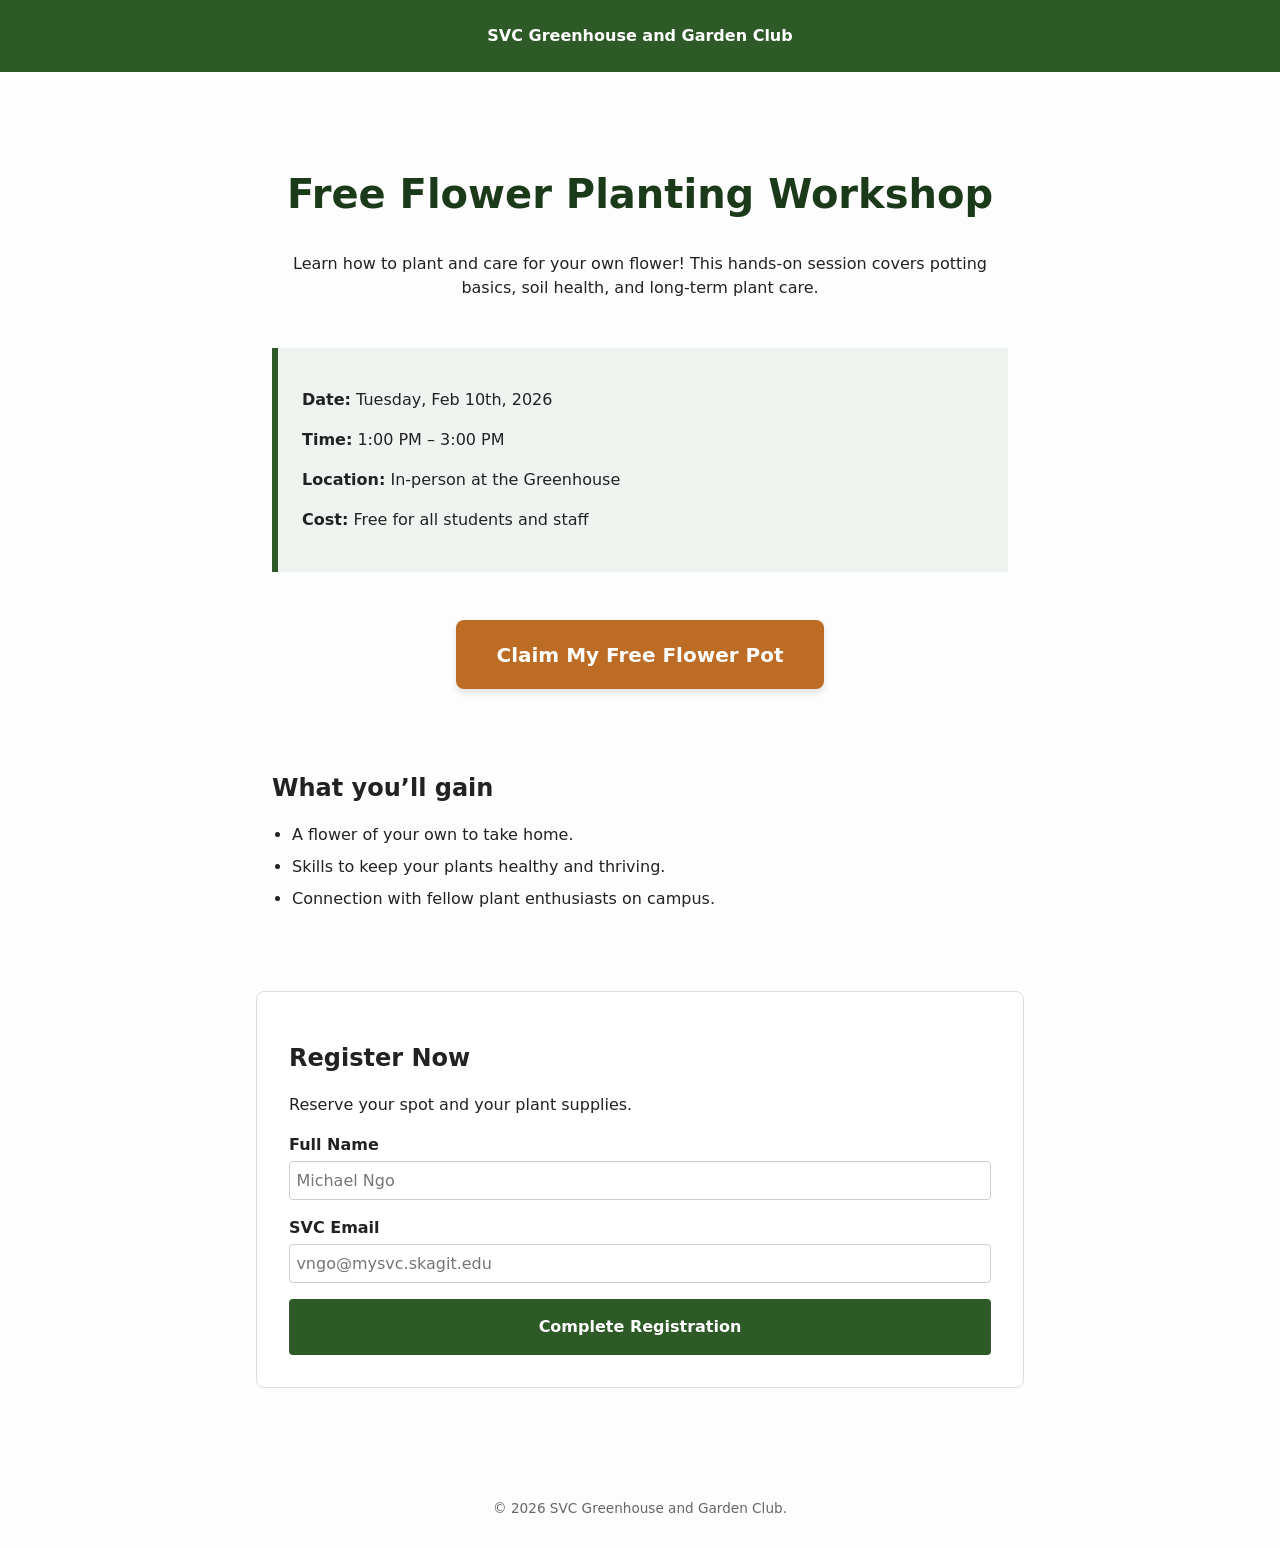
<file: index.html>
<!doctype html>
<html lang="en">
<head>
  <meta charset="utf-8" />
  <meta name="viewport" content="width=device-width, initial-scale=1" />

  <title>Plant & Care Workshop | Greenhouse Club</title>
  <meta name="description" content="Register for a free flower planting workshop at the SVC Greenhouse." />

  <link rel="stylesheet" href="styles.css" />
</head>
<body>
  <a href="#main" class="skip-link">Skip to main content</a>

  <header>
    <p><strong>SVC Greenhouse and Garden Club</strong></p>
  </header>

  <main id="main">
    <section class="hero-section">
      <h1>Free Flower Planting Workshop</h1>

      <p class="description">
        Learn how to plant and care for your own flower! This hands-on session covers potting basics, soil health, and long-term plant care.
      </p>

      <div class="quick-details">
        <p><strong>Date:</strong> Tuesday, Feb 10th, 2026</p>
        <p><strong>Time:</strong> 1:00 PM – 3:00 PM</p>
        <p><strong>Location:</strong> In-person at the Greenhouse</p>
        <p><strong>Cost:</strong> Free for all students and staff</p>
      </div>

      <a href="#register" class="cta-button">Claim My Free Flower Pot</a>
    </section>

    <section class="outcomes">
      <h2>What you’ll gain</h2>
      <ul>
        <li>A flower of your own to take home.</li>
        <li>Skills to keep your plants healthy and thriving.</li>
        <li>Connection with fellow plant enthusiasts on campus.</li>
      </ul>
    </section>

    <section id="register" class="register-form">
      <h2>Register Now</h2>
      <p>Reserve your spot and your plant supplies.</p>
      <form action="#" method="post">
        <label for="name">Full Name</label>
        <input type="text" id="name" name="name" required placeholder="Michael Ngo">
        
        <label for="email">SVC Email</label>
        <input type="email" id="email" name="email" required placeholder="vngo@mysvc.skagit.edu">

        <button type="submit">Complete Registration</button>
      </form>
    </section>
  </main>

  <footer>
    <p>&copy; 2026 SVC Greenhouse and Garden Club.</p>
  </footer>
</body>
</html>
</file>
<file: styles.css>
/* =========================
   Base styles Outline Provided
   ========================= */

*,
*::before,
*::after {
  box-sizing: border-box;
}

body {
  margin: 0;
  font-family: system-ui, -apple-system, "Segoe UI", Roboto, Arial, sans-serif;
  line-height: 1.5;
  color: #222;
  background: #fdfdfd; /* Slightly off-white to reduce eye strain */
}

/* Accessibility */
.skip-link {
  position: absolute;
  top: -40px;
  left: 0;
  padding: 0.5rem;
  background: #000;
  color: #fff;
}

.skip-link:focus {
  top: 0;
}

/* Global spacing */
header,
main,
footer,
section {
  padding: 1rem;
}

/* Typography */
h1,
h2 {
  line-height: 1.25;
}

ul {
  padding-left: 1.25rem;
}

li {
  margin-bottom: 0.5rem;
}

/* Forms */
label {
  display: block;
  font-weight: 600;
  margin-bottom: 0.25rem;
}

input,
button {
  font: inherit;
}

input {
  width: 100%;
  padding: 0.4rem;
  margin-bottom: 1rem;
  border: 1px solid #ccc;
  border-radius: 4px;
}

/* =========================
   MICHAEL'S UI/UX ENHANCEMENTS
   ========================= */

main {
  max-width: 800px;
  margin: 0 auto;
  padding-bottom: 5rem;
}

header {
  background-color: #2d5a27; /* Forest Green signals the Garden theme */
  color: white;
  text-align: center;
  padding: 0.5rem;
}

/* Visual Hierarchy: The Hero Section */
.hero-section {
  text-align: center;
  padding: 3rem 1rem;
}

.hero-section h1 {
  font-size: 2.5rem;
  color: #1b3a1a;
}

/* Visual Grouping: Quick Details Box */
.quick-details {
  background: #f0f4f0;
  border-left: 6px solid #2d5a27;
  padding: 1.5rem;
  margin: 2rem 0;
  display: inline-block;
  text-align: left;
  width: 100%;
}

/* The Primary Action (Call to Action) */
.cta-button {
  display: inline-block;
  background-color: #bc6c25; /* Earthy orange - High contrast against green/white */
  color: white;
  padding: 1.2rem 2.5rem;
  text-decoration: none;
  font-weight: bold;
  font-size: 1.25rem;
  border-radius: 8px;
  margin-top: 1rem;
  box-shadow: 0 4px 6px rgba(0,0,0,0.1);
  transition: transform 0.1s;
}

.cta-button:hover {
  background-color: #9b541a;
  transform: scale(1.02);
}

/* Reducing Cognitive Load on Form */
#register {
  background: white;
  border: 1px solid #ddd;
  padding: 2rem;
  border-radius: 8px;
  margin-top: 3rem;
}

button[type="submit"] {
  background-color: #2d5a27;
  color: white;
  border: none;
  width: 100%;
  font-weight: bold;
  padding: 1rem;
  border-radius: 4px;
}

footer {
  text-align: center;
  color: #666;
  font-size: 0.85rem;
}
</file>
